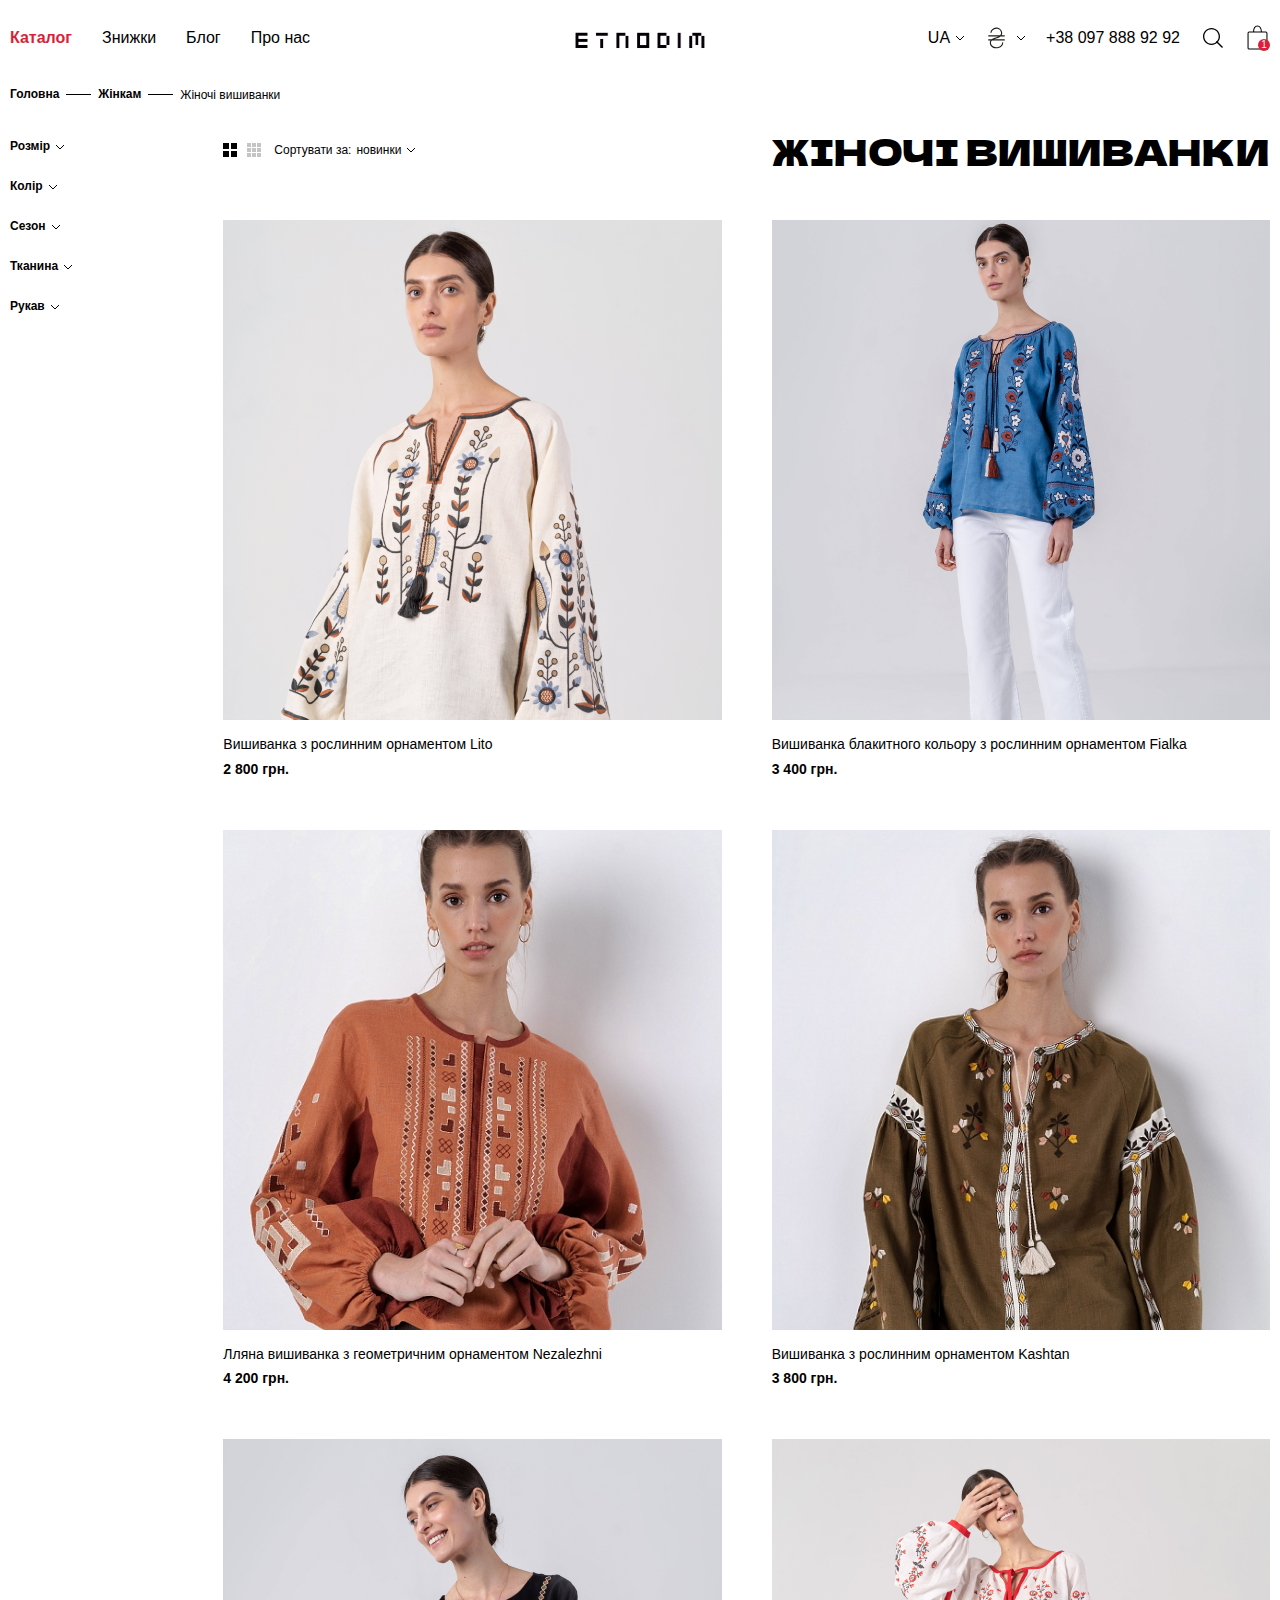
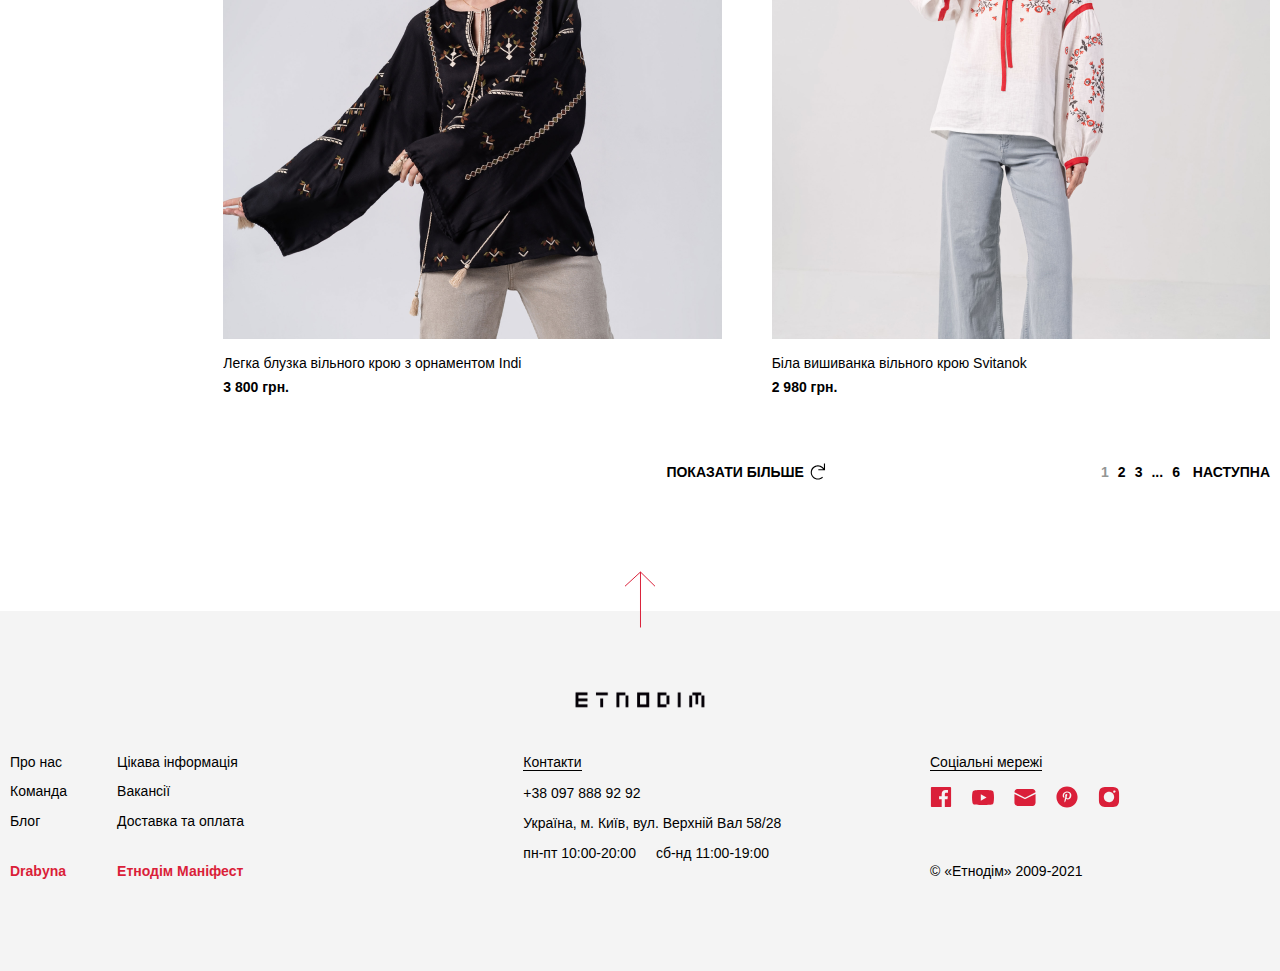
<file: pages/catalog.html>
<!DOCTYPE html>
<html lang="uk">
<head>
    <meta charset="UTF-8">
    <meta name="viewport" content="width=device-width, initial-scale=1.0">
    <link rel="stylesheet" href="../styles/reset/reset.css">
    <link rel="stylesheet" href="../styles/style/style.css">
    <title>ETNODIM</title>
    <meta property="og:type" content="website">
    <meta property="og:url" content="https://etnodim-portfolio.pages.dev">
    <meta property="og:image" content="https://etnodim-portfolio.pages.dev/images/card-images/lito-image.webp">
    <meta property="og:title" content="ETNODIM">
    <meta property="og:description" content="Це сайт ETNODIM для портфоліо, котрий був зроблений Олексіем">
</head>
<body>
    <nav class="nav">
        <div class="container nav__container">
            <div class="nav__list-section">
                <button class="burger nav__burger">
                    <img src="../images/icons/nav-icons/icon-burger.svg" alt="open side menu" class="burger__icon-open">
                </button>
                <div class="burger-menu">
                    <button class="burger-icon burger-menu__icon">
                        <img src="../images/icons/nav-icons/burger/icon-close-burger.svg" alt="open side menu" class="burger__icon-close">
                    </button>
                    <ul class="burger-list burger-menu__list">
                        <li class="burger-list__item burger-list__item--active">
                            <a href="#" class="burger-list__link">Каталог</a>
                        </li>
                        <li class="burger-list__item">
                            <a href="#" class="burger-list__link">Знижки</a>
                        </li>
                        <li class="burger-list__item">
                            <a href="#" class="burger-list__link">Блог</a>
                        </li>
                        <li class="burger-list__item">
                            <a href="#" class="burger-list__link">Про нас</a>
                        </li>
                    </ul>
                    <div class="burger-menu__settings">
                        <div class="burger-lang burger-menu__lang">
                            <ul class="burger-lang__list">
                                <li class="burger-lang__item burger-lang__item--active">UA</li>
                                <li class="burger-lang__item">RU</li>
                                <li class="burger-lang__item">EN</li>
                            </ul>
                        </div>
                        <div class="burger-curren burger-menu__curren">
                            <ul class="burger-curren__list">
                                <li class="burger-curren__item">
                                    <img src="../images/icons/nav-icons/burger/icon-menu-uan.svg" alt="grivni" class="burger-curren__icon">
                                </li>
                                <li class="burger-curren__item">
                                    <img src="../images/icons/nav-icons/burger/icon-menu-usd.svg" alt="dolari" class="burger-curren__icon">
                                </li>
                                <li class="burger-curren__item">
                                    <img src="../images/icons/nav-icons/burger/icon-menu-eur.svg" alt="euro" class="burger-curren__icon">
                                </li>
                            </ul>
                        </div>
                    </div>
                </div>
                <ul class="nav-list nav__nav-list">
                    <li class="nav-list__item nav-list__item--active">
                        <a href="#" class="nav-list__link">Каталог</a>
                    </li>
                    <li class="nav-list__item">
                        <a href="#" class="nav-list__link">Знижки</a>
                    </li>
                    <li class="nav-list__item">
                        <a href="#" class="nav-list__link">Блог</a>
                    </li>
                    <li class="nav-list__item">
                        <a href="#" class="nav-list__link">Про нас</a>
                    </li>
                </ul>
            </div>
            <a href="#" class="logo nav__logo logo-burger--active">
                <img src="../images/icons/nav-icons/icon-logo.svg" alt="site logo" class="logo__icon" srcset="../images/icons/nav-icons/icon-logo-slim.svg 95w">
            </a>
            <div class="nav__select-section">
                <div class="dropdown-option dropdown-option__lang nav__dropdown-option">
                    <div class="dropdown-option__select">
                        <span class="dropdown-option__select-basic">UA</span>
                        <img src="../images/icons/nav-icons/icon-dropdown.svg" alt="dropdown arrow select" class="dropdown-option__select-arrow dropdown-option__select-arrow--open">
                    </div>
                    <ul class="dropdown-option__option">
                        <li class="dropdown-option__option-item">EN</li>
                        <li class="dropdown-option__option-item">PL</li>
                        <li class="dropdown-option__option-item">UK</li>
                    </ul>
                </div>
                <div class="dropdown-option dropdown-option__currency nav__dropdown-option">
                    <div class="dropdown-option__select">
                        <span class="dropdown-option__select-basic">
                            <img src="../images/icons/nav-icons/icon-currency.svg" alt="currency choosing" class="dropdown-option__select-basic-icon">
                        </span>
                        <img src="../images/icons/nav-icons/icon-dropdown.svg" alt="dropdown arrow select" class="dropdown-option__select-arrow dropdown-option__select-arrow--open">
                    </div>
                    <ul class="dropdown-option__option">
                        <li class="dropdown-option__option-item">€</li>
                    </ul>
                </div>
                <a href="tel:380978889292" class="tel-number nav__tel-number">+38 097 888 92 92</a>
                <a href="#" class="search nav__search">
                    <img src="../images/icons/nav-icons/icon-loupe.svg" alt="search" class="search__icon">
                </a>
                <a href="#" class="cart nav__cart">
                    <img src="../images/icons/nav-icons/icon-cart.svg" alt="cart" class="cart__icon">
                    <span class="cart__count">1</span>
                </a>
            </div>
        </div>
    </nav>
    <main class="main">
        <div class="container main__container">
            <div class="path">
                <ul class="path__details">
                    <li class="path__details-item">
                        <a href="#" class="path__details-link">Головна</a>
                    </li>
                    <li class="path__details-item">
                        <a href="#" class="path__details-link">Жінкам</a>
                    </li>
                    <li class="path__details-item">
                        <a href="#" class="path__details-link">Жіночі вишиванки</a>
                    </li>
                </ul>
            </div>
            <aside class="aside-filter">
                <div class="aside-filter__container">
                    <div class="aside-filter__content">
                        <div class="dropdown-check dropdown-check-size aside-filter__dropdown-check">
                            <div class="dropdown-check__select">
                                <span class="dropdown-check__select-basic">Розмір</span>
                                <img src="../images/icons/nav-icons/icon-dropdown.svg" alt="dropdown arrow select" class="dropdown-check__select-arrow">
                            </div>
                            <ul class="dropdown-check__option">
                                <li class="dropdown-check__option-item">
                                    <label class="dropdown-check__option-label">
                                        <input class="dropdown-check__option-check" type="checkbox" name="size" value="xxs">
                                        <span class="dropdown-check__option-checkmark"></span>
                                        32 | xxs <span class="dropdown-check__option-label-count">53</span>
                                    </label>
                                </li>
                                <li class="dropdown-check__option-item">
                                    <label class="dropdown-check__option-label">
                                        <input class="dropdown-check__option-check" type="checkbox" name="size" value="xs">
                                        <span class="dropdown-check__option-checkmark"></span>
                                        34 | xs <span class="dropdown-check__option-label-count">60</span>
                                    </label>
                                </li>
                                <li class="dropdown-check__option-item">
                                    <label class="dropdown-check__option-label">
                                        <input class="dropdown-check__option-check" type="checkbox" name="size" value="s">
                                        <span class="dropdown-check__option-checkmark"></span>
                                        36 | s <span class="dropdown-check__option-label-count">60</span>
                                    </label>
                                </li>
                                <li class="dropdown-check__option-item">
                                    <label class="dropdown-check__option-label">
                                        <input class="dropdown-check__option-check" type="checkbox" name="size" value="m">
                                        <span class="dropdown-check__option-checkmark"></span>
                                        38 | m <span class="dropdown-check__option-label-count">60</span>
                                    </label>
                                </li>
                                <li class="dropdown-check__option-item">
                                    <label class="dropdown-check__option-label">
                                        <input class="dropdown-check__option-check" type="checkbox" name="size" value="l">
                                        <span class="dropdown-check__option-checkmark"></span>
                                        40 | l <span class="dropdown-check__option-label-count">60</span>
                                    </label>
                                </li>
                                <li class="dropdown-check__option-item">
                                    <label class="dropdown-check__option-label">
                                        <input class="dropdown-check__option-check" type="checkbox" name="size" value="xl">
                                        <span class="dropdown-check__option-checkmark"></span>
                                        42 | xl <span class="dropdown-check__option-label-count">58</span>
                                    </label>
                                </li>
                                <li class="dropdown-check__option-item">
                                    <label class="dropdown-check__option-label">
                                        <input class="dropdown-check__option-check" type="checkbox" name="size" value="xxl">
                                        <span class="dropdown-check__option-checkmark"></span>
                                        46 | xxl <span class="dropdown-check__option-label-count">13</span>
                                    </label>
                                </li>
                                <li class="dropdown-check__option-item">
                                    <label class="dropdown-check__option-label">
                                        <input class="dropdown-check__option-check" type="checkbox" name="size" value="xxxl">
                                        <span class="dropdown-check__option-checkmark"></span>
                                        48 | xxxl <span class="dropdown-check__option-label-count">4</span>
                                    </label>
                                </li>
                            </ul>
                        </div>
                        <div class="dropdown-check dropdown-check-color aside-filter__dropdown-check">
                            <div class="dropdown-check__select">
                                <span class="dropdown-check__select-basic">Колір</span>
                                <img src="../images/icons/nav-icons/icon-dropdown.svg" alt="dropdown arrow select" class="dropdown-check__select-arrow">
                            </div>
                            <ul class="dropdown-check__option">
                                <li class="dropdown-check__option-item">
                                    <label class="dropdown-check__option-label">
                                        <input class="dropdown-check__option-check" type="checkbox" name="color" value="white">
                                        <span class="dropdown-check__option-checkmark"></span>
                                        білий <span class="dropdown-check__option-label-count">13</span>
                                    </label>
                                </li>
                                <li class="dropdown-check__option-item">
                                    <label class="dropdown-check__option-label">
                                        <input class="dropdown-check__option-check" type="checkbox" name="color" value="black">
                                        <span class="dropdown-check__option-checkmark"></span>
                                        чорний <span class="dropdown-check__option-label-count">8</span>
                                    </label>
                                </li>
                                <li class="dropdown-check__option-item">
                                    <label class="dropdown-check__option-label">
                                        <input class="dropdown-check__option-check" type="checkbox" name="color" value="beige">
                                        <span class="dropdown-check__option-checkmark"></span>
                                        бежевий <span class="dropdown-check__option-label-count">3</span>
                                    </label>
                                </li>
                                <li class="dropdown-check__option-item">
                                    <label class="dropdown-check__option-label">
                                        <input class="dropdown-check__option-check" type="checkbox" name="color" value="green">
                                        <span class="dropdown-check__option-checkmark"></span>
                                        зелений <span class="dropdown-check__option-label-count">7</span>
                                    </label>
                                </li>
                                <li class="dropdown-check__option-item">
                                    <label class="dropdown-check__option-label">
                                        <input class="dropdown-check__option-check" type="checkbox" name="color" value="blue">
                                        <span class="dropdown-check__option-checkmark"></span>
                                        синій <span class="dropdown-check__option-label-count">10</span>
                                    </label>
                                </li>
                            </ul>
                        </div>
                        <div class="dropdown-check dropdown-check-season aside-filter__dropdown-check">
                            <div class="dropdown-check__select">
                                <span class="dropdown-check__select-basic">Сезон</span>
                                <img src="../images/icons/nav-icons/icon-dropdown.svg" alt="dropdown arrow select" class="dropdown-check__select-arrow">
                            </div>
                            <ul class="dropdown-check__option">
                                <li class="dropdown-check__option-item">
                                    <label class="dropdown-check__option-label">
                                        <input class="dropdown-check__option-check" type="checkbox" name="season" value="easy-colection">
                                        <span class="dropdown-check__option-checkmark"></span>
                                        easy collection <span class="dropdown-check__option-label-count">3</span>
                                    </label>
                                </li>
                                <li class="dropdown-check__option-item">
                                    <label class="dropdown-check__option-label">
                                        <input class="dropdown-check__option-check" type="checkbox" name="season" value="all-seasons">
                                        <span class="dropdown-check__option-checkmark"></span>
                                        усі сезони <span class="dropdown-check__option-label-count">46</span>
                                    </label>
                                </li>
                            </ul>
                        </div>
                        <div class="dropdown-check dropdown-check-fabric aside-filter__dropdown-check">
                            <div class="dropdown-check__select">
                                <span class="dropdown-check__select-basic">Тканина</span>
                                <img src="../images/icons/nav-icons/icon-dropdown.svg" alt="dropdown arrow select" class="dropdown-check__select-arrow">
                            </div>
                            <ul class="dropdown-check__option">
                                <li class="dropdown-check__option-item">
                                    <label class="dropdown-check__option-label">
                                        <input class="dropdown-check__option-check" type="checkbox" name="fabric" value="linen">
                                        <span class="dropdown-check__option-checkmark"></span>
                                        льон <span class="dropdown-check__option-label-count">60</span>
                                    </label>
                                </li>
                                <li class="dropdown-check__option-item">
                                    <label class="dropdown-check__option-label">
                                        <input class="dropdown-check__option-check" type="checkbox" name="fabric" value="sateen">
                                        <span class="dropdown-check__option-checkmark"></span>
                                        сатин <span class="dropdown-check__option-label-count">1</span>
                                    </label>
                                </li>
                            </ul>
                        </div>
                        <div class="dropdown-check dropdown-check-sleeve aside-filter__dropdown-check">
                            <div class="dropdown-check__select">
                                <span class="dropdown-check__select-basic">Рукав</span>
                                <img src="../images/icons/nav-icons/icon-dropdown.svg" alt="dropdown arrow select" class="dropdown-check__select-arrow">
                            </div>
                            <ul class="dropdown-check__option">
                                <li class="dropdown-check__option-item">
                                    <label class="dropdown-check__option-label">
                                        <input class="dropdown-check__option-check" type="checkbox" name="sleeve" value="long-sleeve">
                                        <span class="dropdown-check__option-checkmark"></span>
                                        довгий рукав <span class="dropdown-check__option-label-count">49</span>
                                    </label>
                                </li>
                                <li class="dropdown-check__option-item">
                                    <label class="dropdown-check__option-label">
                                        <input class="dropdown-check__option-check" type="checkbox" name="sleeve" value="3-4-sleeve">
                                        <span class="dropdown-check__option-checkmark"></span>
                                        3/4 рукав <span class="dropdown-check__option-label-count">11</span>
                                    </label>
                                </li>
                            </ul>
                        </div>
                    </div>
                </div>
            </aside>
            <section class="catalogue">
                <div class="catalogue__container">
                    <div class="catalogue-nav">
                        <div class="dropdown-check-click catalogue-nav__dropdown-check-click">
                            <span class="dropdown-check-click__title">Фільтри</span>
                            <img src="../images/icons/nav-icons/icon-dropdown.svg" alt="dropdown arrow select" class="dropdown-check-click__select-arrow">
                        </div>
                        <div class="catalogue-nav__filter">
                            <div class="catalogue-nav__sort">
                                <div class="catalogue-nav__sort-type catalogue-nav__sort-type--active">
                                    <img src="../images/icons/catalogue-icons/sort-2x2-icon.svg" alt="sort 2 on 2" class="catalogue-nav__sort-image">
                                </div>
                               <div class="catalogue-nav__sort-type">
                                    <img src="../images/icons/catalogue-icons/sort-3x3-icon.svg" alt="sort 3 on 3" class="catalogue-nav__sort-image">
                                </div>
                            </div>
                            <div class="dropdown-click dropdown-click-filter catalogue-nav__dropdown-click">
                                <div class="dropdown-click__select">
                                    <span class="dropdown-click__select-subtitle">Сортувати за:</span>
                                    <span class="dropdown-click__select-title">новинки</span>
                                    <img src="../images/icons/nav-icons/icon-dropdown.svg" alt="dropdown arrow select" class="dropdown-click__select-arrow">
                                </div>
                                <ul class="dropdown-click__option">
                                    <li class="dropdown-click__option-item">Релевантністю</li>
                                    <li class="dropdown-click__option-item">Сама низька ціна</li>
                                    <li class="dropdown-click__option-item">Сама висока ціна</li>
                                </ul>
                            </div>
                        </div>
                        <h2 class="catalogue-nav__title-h2">Жіночі вишиванки</h2>
                    </div>
                    <div class="card catalogue__card">
                        <figure class="card__item">
                            <a href="#" class="card__link">
                                <div class="card__image-container">
                                    <img src="../images/card-images/hover-image.webp" alt="image background" class="card__image-background">
                                    <div class="card__image-wrapper">
                                        <img src="../images/card-images/lito-image.webp" alt="Вишиванка з рослинним орнаментом Lito" class="card__image">
                                    </div>
                                </div>
                                <figcaption class="card__caption">
                                    <p class="card__name">Вишиванка з рослинним орнаментом Lito</p>
                                    <span class="card__price">2 800 грн.</span>
                                </figcaption>
                            </a>
                        </figure>
                        <figure class="card__item">
                            <a href="#" class="card__link">
                                <div class="card__image-container">
                                    <img src="../images/card-images/hover-image.webp" alt="image background" class="card__image-background">
                                    <div class="card__image-wrapper">
                                        <img src="../images/card-images/falka-image.webp" alt="Вишиванка блакитного кольору з рослинним орнаментом Fialka" class="card__image">
                                    </div>
                                </div>
                                <figcaption class="card__caption">
                                    <p class="card__name">Вишиванка блакитного кольору з рослинним орнаментом Fialka</p>
                                    <span class="card__price">3 400 грн.</span>
                                </figcaption>
                            </a>
                        </figure>
                        <figure class="card__item">
                            <a href="#" class="card__link">
                                <div class="card__image-container">
                                    <img src="../images/card-images/hover-image.webp" alt="image background" class="card__image-background">
                                    <div class="card__image-wrapper">
                                        <img src="../images/card-images/nezalezhni-image.webp" alt="Лляна вишиванка з геометричним орнаментом Nezalezhni" class="card__image">
                                    </div>
                                </div>
                                <figcaption class="card__caption">
                                    <p class="card__name">Лляна вишиванка з геометричним орнаментом Nezalezhni</p>
                                    <span class="card__price">4 200 грн.</span>
                                </figcaption>
                            </a>
                        </figure>
                        <figure class="card__item">
                            <a href="#" class="card__link">
                                <div class="card__image-container">
                                    <img src="../images/card-images/hover-image.webp" alt="image background" class="card__image-background">
                                    <div class="card__image-wrapper">
                                        <img src="../images/card-images/kashtan-image.webp" alt="Вишиванка з рослинним орнаментом Kashtan" class="card__image">
                                    </div>
                                </div>
                                <figcaption class="card__caption">
                                    <p class="card__name">Вишиванка з рослинним орнаментом Kashtan</p>
                                    <span class="card__price">3 800 грн.</span>
                                </figcaption>
                            </a>
                        </figure>
                        <figure class="card__item">
                            <a href="#" class="card__link">
                                <div class="card__image-container">
                                    <img src="../images/card-images/hover-image.webp" alt="image background" class="card__image-background">
                                    <div class="card__image-wrapper">
                                        <img src="../images/card-images/indi-image.webp" alt="Легка блузка вільного крою з орнаментом Indi" class="card__image">
                                    </div>
                                </div>
                                <figcaption class="card__caption">
                                    <p class="card__name">Легка блузка вільного крою з орнаментом Indi</p>
                                    <span class="card__price">3 800 грн.</span>
                                </figcaption>
                            </a>
                        </figure>
                        <figure class="card__item">
                            <a href="#" class="card__link">
                                <div class="card__image-container">
                                    <img src="../images/card-images/hover-image.webp" alt="image background" class="card__image-background">
                                    <div class="card__image-wrapper">
                                        <img src="../images/card-images/svitanok-image.webp" alt="Біла вишиванка вільного крою Svitanok" class="card__image">
                                    </div>
                                </div>
                                <figcaption class="card__caption">
                                    <p class="card__name">Біла вишиванка вільного крою Svitanok</p>
                                    <span class="card__price">2 980 грн.</span>
                                </figcaption>
                            </a>
                        </figure>
                    </div>
                    <div class="catalogue-pages">
                        <div class="catalogue-pages__more">
                            <h3 class="catalogue-pages__more-title">Показати більше</h3>
                            <div class="catalogue-pages__more-show">
                                <img src="../images/icons/catalogue-icons/show-more-icon.svg" alt="show more icon" class="catalogue-pages__more-show-image">
                            </div>
                        </div>
                        <ul class="catalogue-pages__select">
                            <li class="catalogue-pages__select-item catalogue-pages__select-item--active">1</li>
                            <li class="catalogue-pages__select-item">2</li>
                            <li class="catalogue-pages__select-item">3</li>
                            <li class="catalogue-pages__select-item"><span class="catalogue-pages__select-item-count">6</span> Наступна</li>
                        </ul>
                    </div>
                </div>
            </section>
        </div>
    </main>
    <footer class="footer">
        <div class="container footer__container">
            <div class="footer__main">
                <a href="#" class="logo footer__logo">
                    <img src="../images/icons/nav-icons/icon-logo.svg" alt="site logo" class="logo__icon" srcset="../images/icons/nav-icons/icon-logo-slim.svg 95w">
                </a>
                <a href="#" class="footer__arrow-nav">
                    <img src="../images/icons/footer/arrow-to-top-icon.svg" alt="arrow to the top" class="footer__arrow-icon">
                </a>
            </div>
            <div class="footer__content">
                <div class="nav-list footer__nav-list">
                    <ul class="nav-list__list">
                        <li class="nav-list__item">
                            <a href="#" class="nav-list__link">Про нас</a>
                        </li>
                        <li class="nav-list__item">
                            <a href="#" class="nav-list__link">Команда</a>
                        </li>
                        <li class="nav-list__item">
                            <a href="#" class="nav-list__link">Блог</a>
                        </li>
                        <li class="nav-list__item">
                            <a href="#" class="nav-list__link">Drabyna</a>
                        </li>
                    </ul>
                    <ul class="nav-list__list">
                        <li class="nav-list__item">
                            <a href="#" class="nav-list__link">Цікава інформація</a>
                        </li>
                        <li class="nav-list__item">
                            <a href="#" class="nav-list__link">Вакансії</a>
                        </li>
                        <li class="nav-list__item">
                            <a href="#" class="nav-list__link">Доставка та оплата</a>
                        </li>
                        <li class="nav-list__item">
                            <a href="#" class="nav-list__link">Етнодім Маніфест</a>
                        </li>
                    </ul>
                </div>
                <div class="contact footer__contact">
                    <h4 class="contact__title">Контакти</h4>
                    <a href="tel:380978889292" class="contact__tel-number">+38 097 888 92 92</a>
                    <address class="contact__address">
                        <a href="#" class="contact__address-link">Україна, м. Київ, вул. Верхній Вал 58/28</a>
                    </address>
                    <time class="contact__time">
                        <ul class="contact__time-list">
                            <li class="contact__time-item">пн-пт 10:00-20:00</li>
                            <li class="contact__time-item">сб-нд 11:00-19:00</li>
                        </ul>
                    </time>
                    <div class="contact__copyright">
                        <a href="#" class="contact__copyright-link">© «Етнодім» 2009-2021</a>
                    </div>
                </div> 
                <div class="social footer__social">
                    <div class="social__content">
                        <h4 class="social__title">Соціальні мережі</h4>
                        <ul class="social__icon-list">
                            <li class="social__icon-list-item">
                                <a href="#" class="social__icon-list-link">
                                    <img src="../images/icons/footer/socials/facebook-icon.svg" alt="facebook icon" class="social__icon-list-icon">
                                </a>
                            </li>
                            <li class="social__icon-list-item">
                                <a href="../images/icons/footer/socials/youtube-icon.svg" class="social__icon-list-link">
                                    <img src="../images/icons/footer/socials/youtube-icon.svg" alt="youtube icon" class="social__icon-list-icon">
                                </a>
                            </li>
                            <li class="social__icon-list-item">
                                <a href="#" class="social__icon-list-link">
                                    <img src="../images/icons/footer/socials/mail-icon.svg" alt="mail icon" class="social__icon-list-icon">
                                </a>
                            </li>
                            <li class="social__icon-list-item">
                                <a href="#" class="social__icon-list-link">
                                    <img src="../images/icons/footer/socials/pinterest-icon.svg" alt="pinterest icon" class="social__icon-list-icon">
                                </a>
                            </li>
                            <li class="social__icon-list-item">
                                <a href="#" class="social__icon-list-link">
                                    <img src="../images/icons/footer/socials/instagram-icon.svg" alt="instagram icon" class="social__icon-list-icon">
                                </a>
                            </li>
                        </ul>
                    </div>
                    <div class="social__copyright">
                        <a href="#" class="social__copyright-link">© «Етнодім» 2009-2021</a>
                    </div>
                </div> 
            </div>
        </div>
    </footer>

    <script src="../scripts/burger-dropdown/burger-dropdown.js"></script>
    <script src="../scripts/filter/dropdown-check.js"></script>
    <script src="../scripts/filter/dropdown-click.js"></script>
    <script src="../scripts/catalogue/catalogue-sort-type.js"></script>
    <script src="../scripts/catalogue/dropdown-click.js"></script>
</body>
</html>
</file>
<file: styles/style/style.css>
@import "./components/navigation/navigation.css";
@import "./elements/path/path.css";
@import "./components/aside-filter/aside-filter.css";
@import "./components/catalogue-section/catalogue-section.css";
@import "./components/footer/footer.css";
@import "./components/nav-burger/nav-burger.css";
@font-face {
  font-family: "Raleway";
  src: local("Raleway Light"), local("Raleway-Light") url(../../fonts/RalewayFont/Raleway-Light.woff) format(woff);
  font-weight: 300;
  font-style: normal;
  font-display: swap;
}
@font-face {
  font-family: "Raleway";
  src: local("Raleway"), local("Raleway Regular"), local("Raleway-Regular") url(../../fonts/RalewayFont/Raleway-Regular.woff) format(woff);
  font-weight: 400;
  font-style: normal;
  font-display: swap;
}
@font-face {
  font-family: "Raleway";
  src: local("Raleway SemiBold"), local("Raleway-SemiBold") url(../../fonts/RalewayFont/Raleway-SemiBold.woff) format(woff);
  font-weight: 600;
  font-style: normal;
  font-display: swap;
}
@font-face {
  font-family: "Raleway";
  src: local("Raleway Bold"), local("Raleway-Bold") url(../../fonts/RalewayFont/Raleway-Bold.woff) format(woff);
  font-weight: 700;
  font-style: normal;
  font-display: swap;
}
@font-face {
  font-family: "Dela";
  src: url(../../fonts/DelaGothicOne/DelaGothicOne-Regular.woff2) format(woff2);
  font-weight: 400;
  font-style: normal;
  font-display: swap;
}
.container {
  max-width: 1300px;
  width: 100%;
  padding: 0px 10px;
  margin: 0 auto;
}

.nav__container, .burger-menu {
  padding-top: 25px;
  padding-bottom: 25px;
}

.burger--active {
  display: block;
}

@media (max-width: 450px) {
  .nav__container, .burger-menu {
    padding-top: 8px;
    padding-bottom: 8px;
  }
}/*# sourceMappingURL=style.css.map */
</file>
